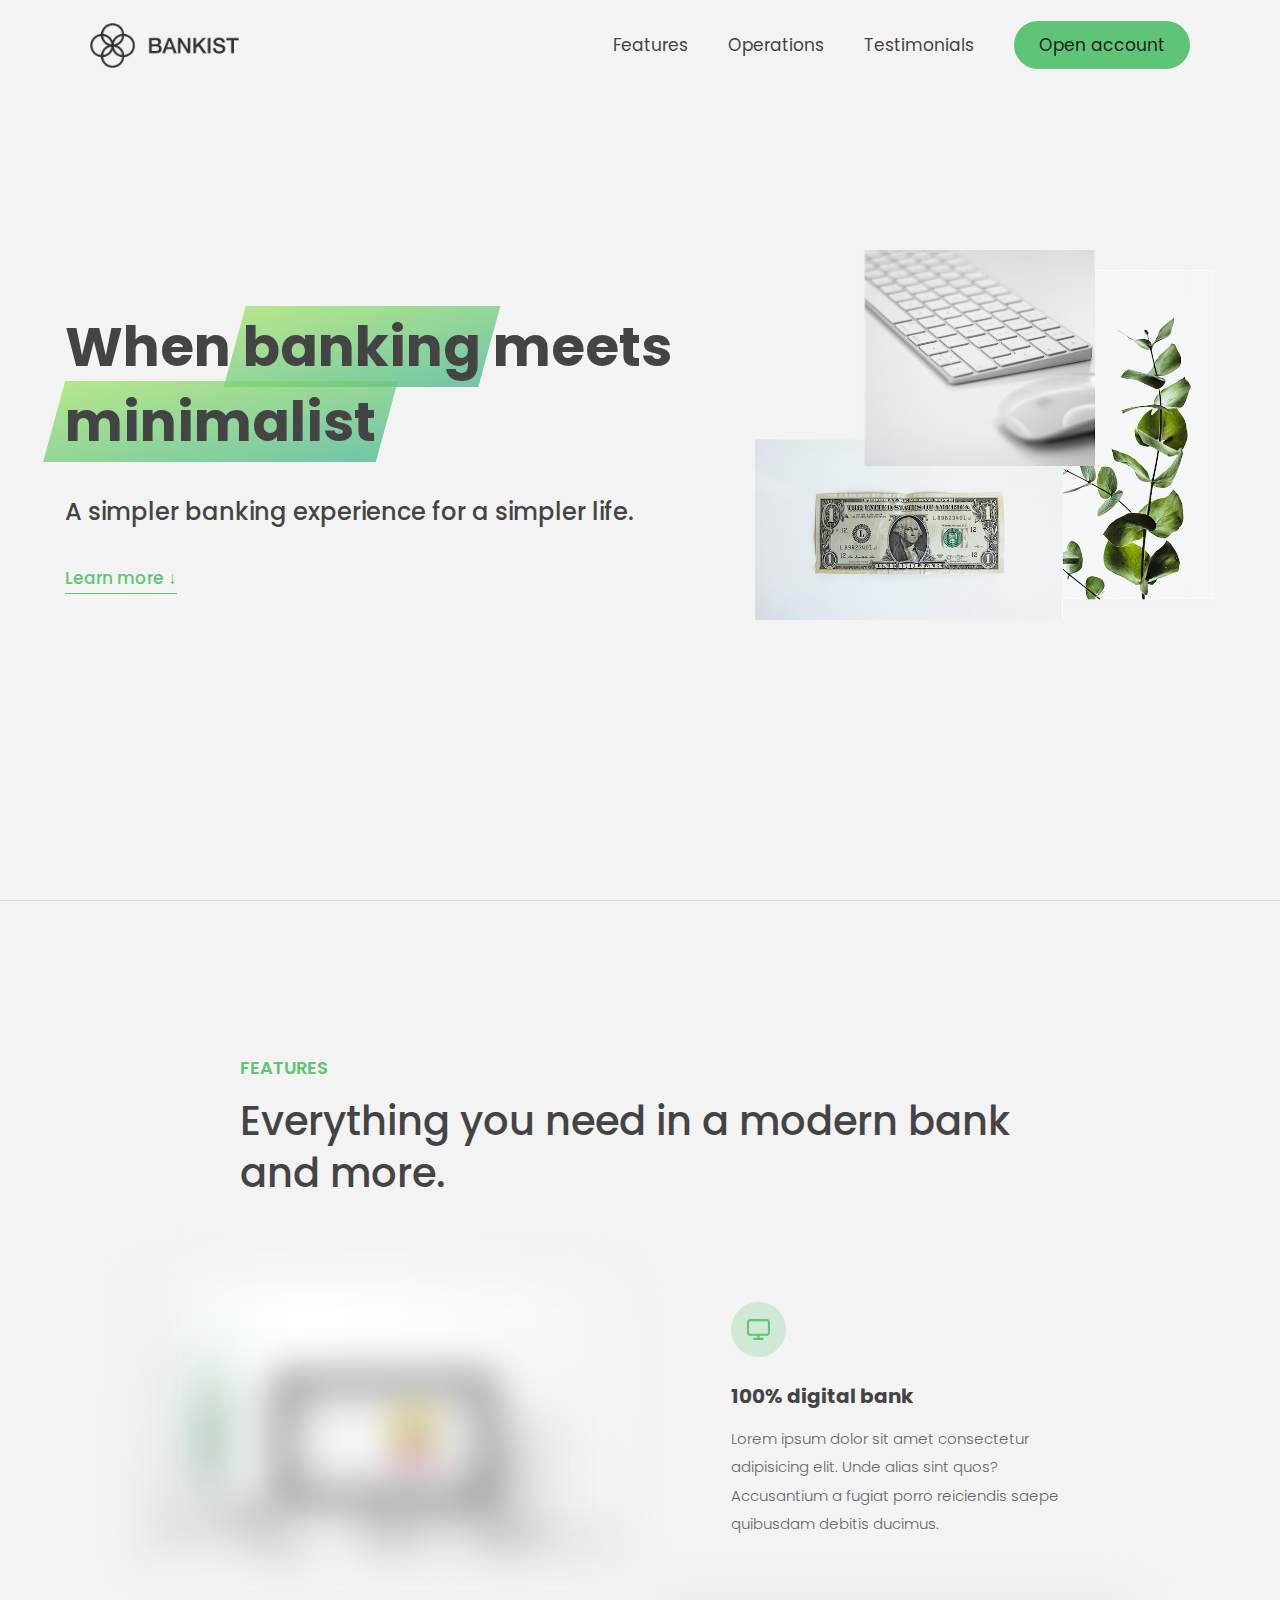
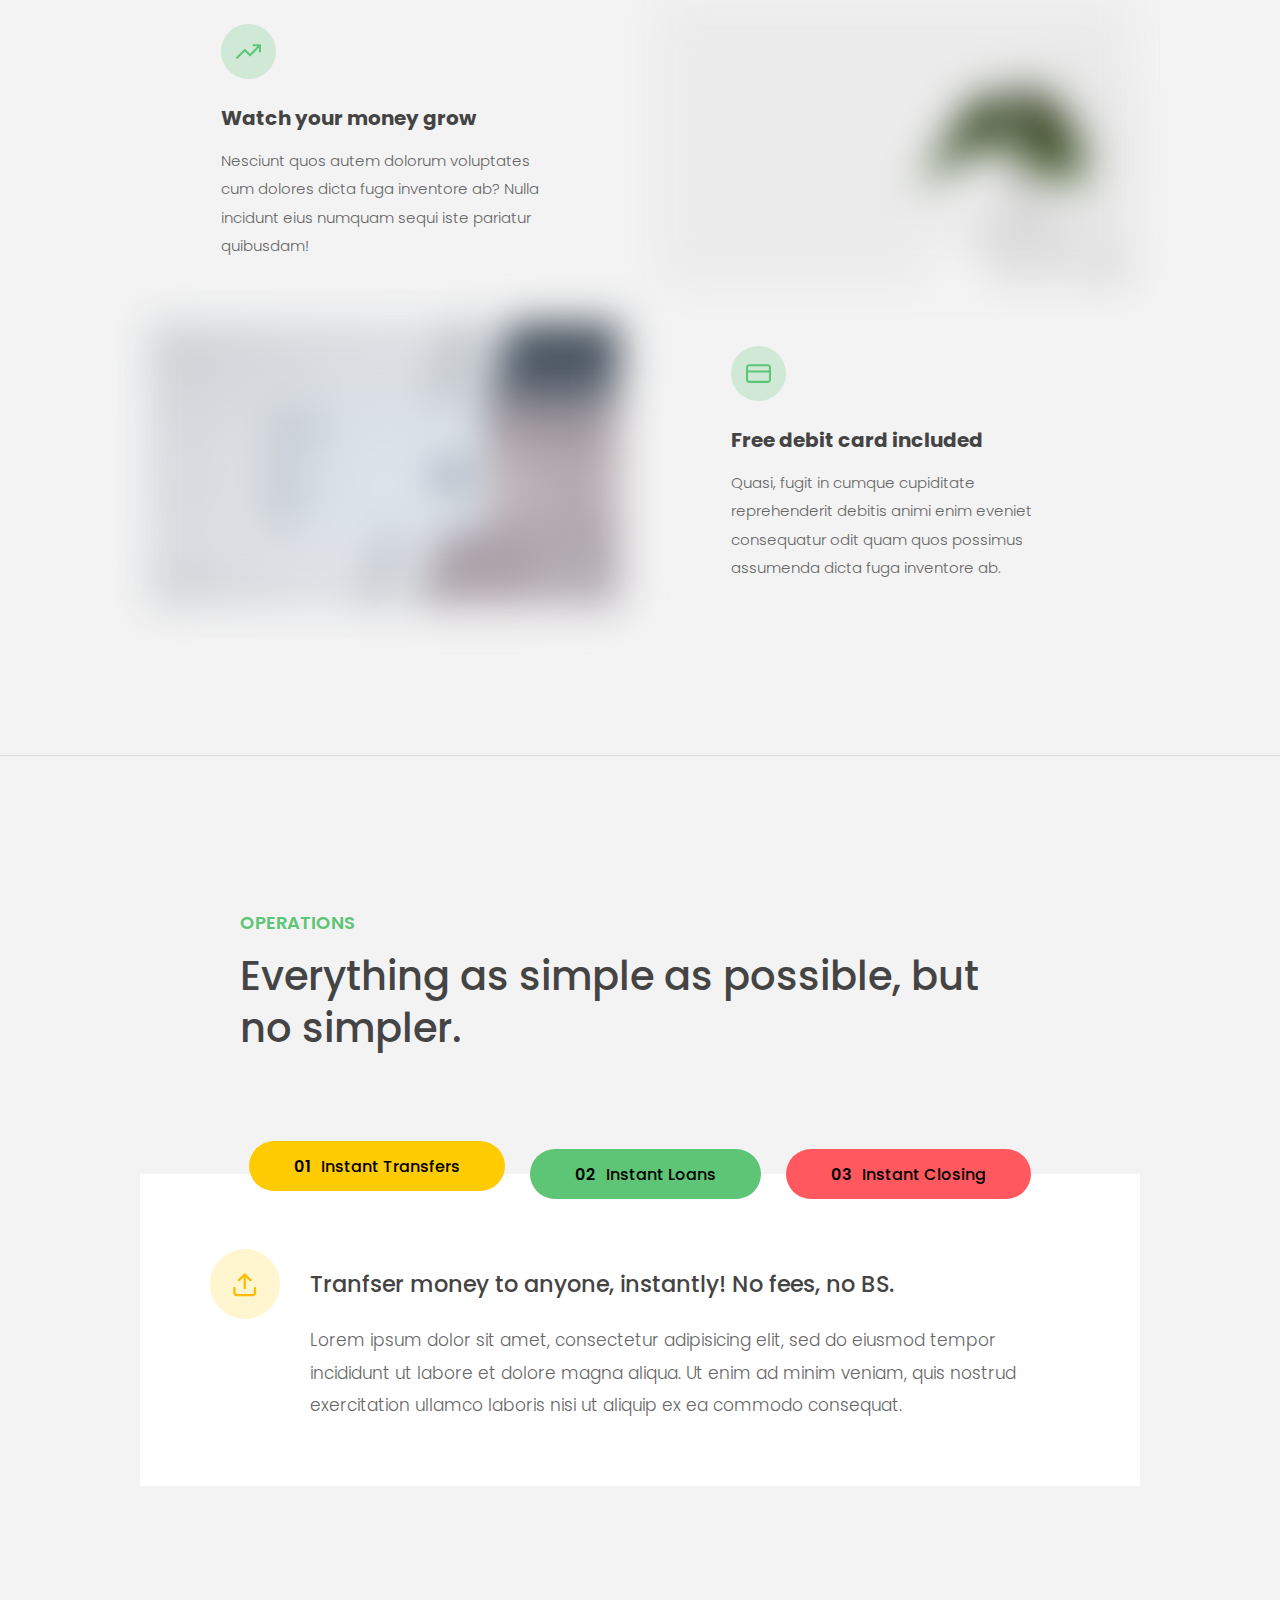
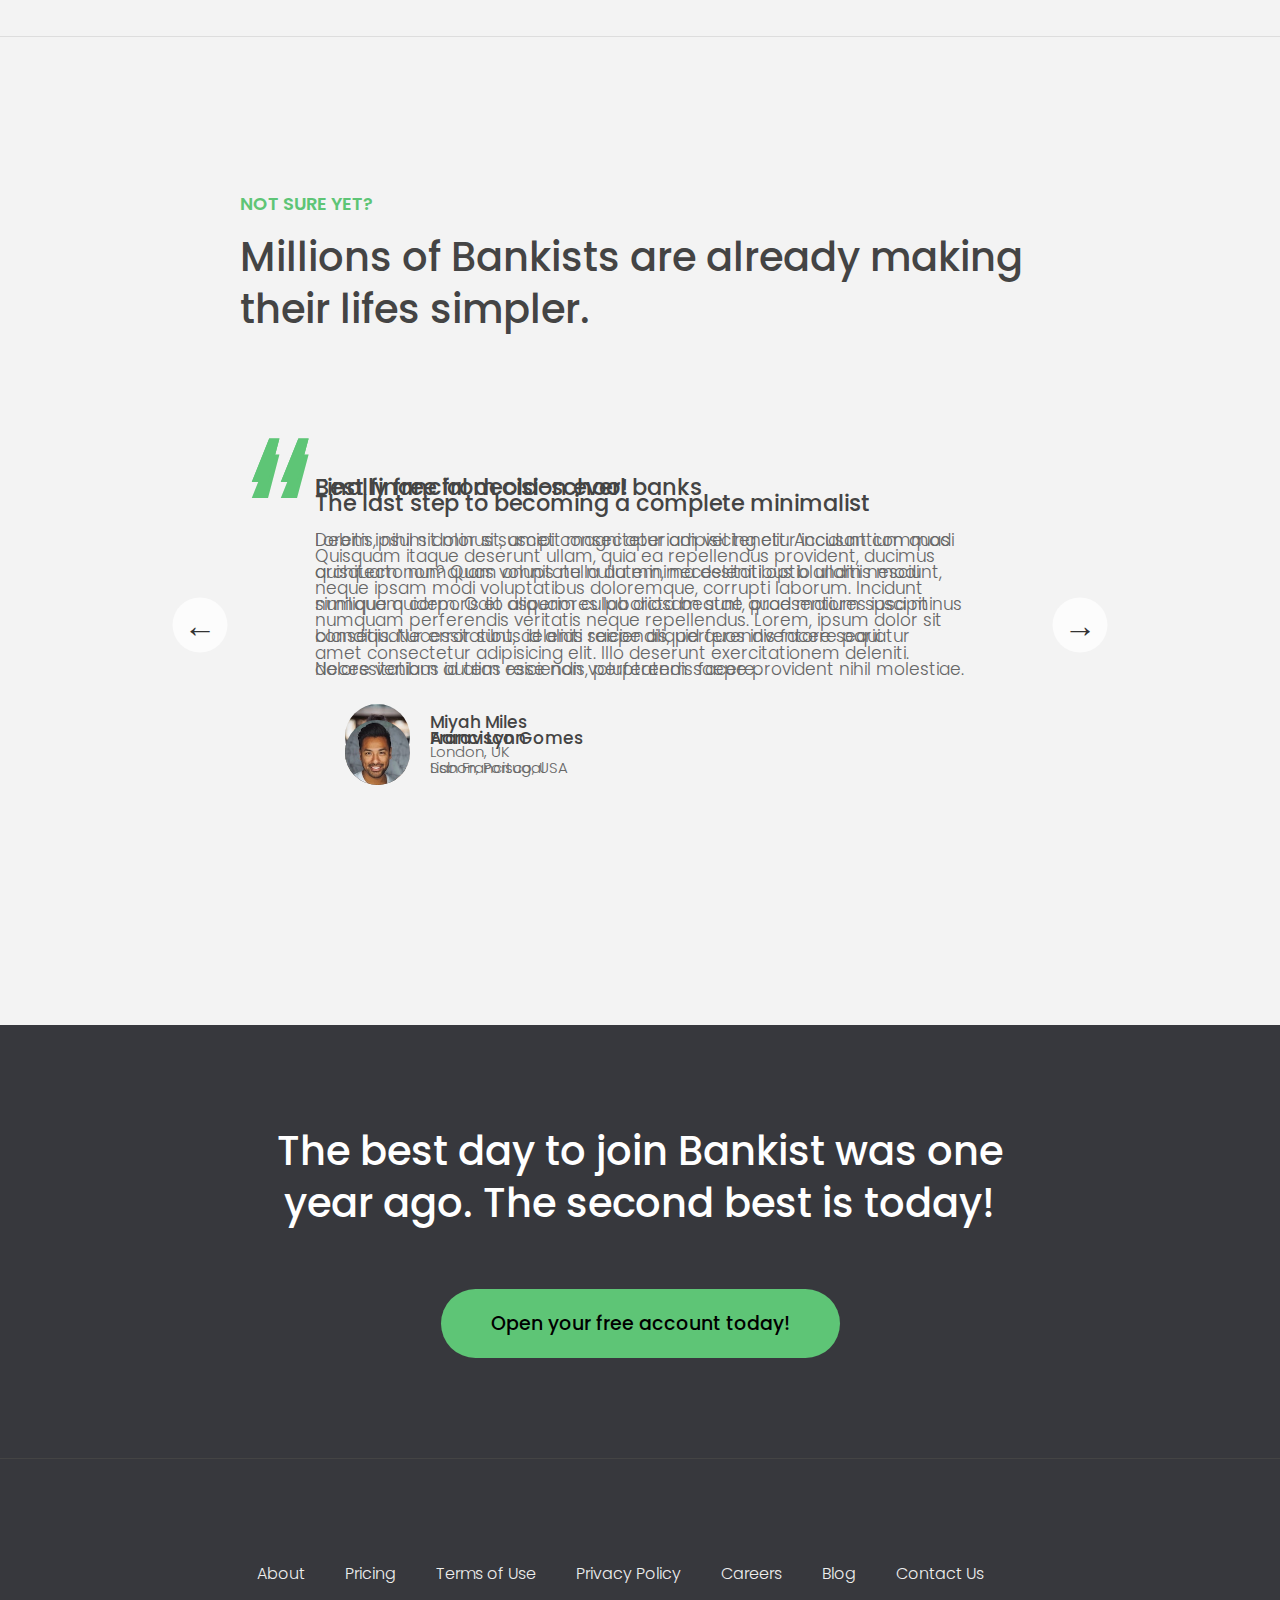
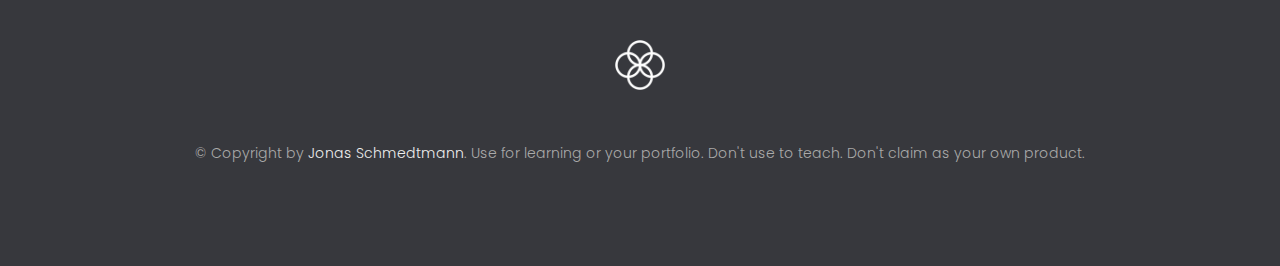
<file: bankist/index.html>
<!DOCTYPE html>
<html lang="en">
  <head>
    <meta charset="UTF-8" />
    <meta name="viewport" content="width=device-width, initial-scale=1.0" />
    <meta http-equiv="X-UA-Compatible" content="ie=edge" />
    <link rel="shortcut icon" type="image/png" href="img/icon.png" />

    <link
      href="https://fonts.googleapis.com/css?family=Poppins:300,400,500,600&display=swap"
      rel="stylesheet"
    />
    <link rel="stylesheet" href="style.css" />
    <title>Bankist | When Banking meets Minimalist</title>
  </head>
  <body>
    <header class="header">
      <nav class="nav">
        <img
          src="img/logo.png"
          alt="Bankist logo"
          class="nav__logo"
          id="logo"
          designer="Jonas"
          data-version-number="3.0"
        />
        <ul class="nav__links">
          <li class="nav__item">
            <a class="nav__link" href="#section--1">Features</a>
          </li>
          <li class="nav__item">
            <a class="nav__link" href="#section--2">Operations</a>
          </li>
          <li class="nav__item">
            <a class="nav__link" href="#section--3">Testimonials</a>
          </li>
          <li class="nav__item">
            <a class="nav__link nav__link--btn btn--show-modal" href="#"
              >Open account</a
            >
          </li>
        </ul>
      </nav>

      <div class="header__title">
        <h1>
          When
          <!-- Green highlight effect -->
          <span class="highlight">banking</span>
          meets<br />
          <span class="highlight">minimalist</span>
        </h1>
        <h4>A simpler banking experience for a simpler life.</h4>
        <button class="btn--text btn--scroll-to">Learn more &DownArrow;</button>
        <img
          src="img/hero.png"
          class="header__img"
          alt="Minimalist bank items"
        />
      </div>
    </header>

    <section class="section" id="section--1">
      <div class="section__title">
        <h2 class="section__description">Features</h2>
        <h3 class="section__header">
          Everything you need in a modern bank and more.
        </h3>
      </div>

      <div class="features">
        <img
          src="img/digital-lazy.jpg"
          data-src="img/digital.jpg"
          alt="Computer"
          class="features__img lazy-img"
        />
        <div class="features__feature">
          <div class="features__icon">
            <svg>
              <use xlink:href="img/icons.svg#icon-monitor"></use>
            </svg>
          </div>
          <h5 class="features__header">100% digital bank</h5>
          <p>
            Lorem ipsum dolor sit amet consectetur adipisicing elit. Unde alias
            sint quos? Accusantium a fugiat porro reiciendis saepe quibusdam
            debitis ducimus.
          </p>
        </div>

        <div class="features__feature">
          <div class="features__icon">
            <svg>
              <use xlink:href="img/icons.svg#icon-trending-up"></use>
            </svg>
          </div>
          <h5 class="features__header">Watch your money grow</h5>
          <p>
            Nesciunt quos autem dolorum voluptates cum dolores dicta fuga
            inventore ab? Nulla incidunt eius numquam sequi iste pariatur
            quibusdam!
          </p>
        </div>
        <img
          src="img/grow-lazy.jpg"
          data-src="img/grow.jpg"
          alt="Plant"
          class="features__img lazy-img"
        />

        <img
          src="img/card-lazy.jpg"
          data-src="img/card.jpg"
          alt="Credit card"
          class="features__img lazy-img"
        />
        <div class="features__feature">
          <div class="features__icon">
            <svg>
              <use xlink:href="img/icons.svg#icon-credit-card"></use>
            </svg>
          </div>
          <h5 class="features__header">Free debit card included</h5>
          <p>
            Quasi, fugit in cumque cupiditate reprehenderit debitis animi enim
            eveniet consequatur odit quam quos possimus assumenda dicta fuga
            inventore ab.
          </p>
        </div>
      </div>
    </section>

    <section class="section" id="section--2">
      <div class="section__title">
        <h2 class="section__description">Operations</h2>
        <h3 class="section__header">
          Everything as simple as possible, but no simpler.
        </h3>
      </div>

      <div class="operations">
        <div class="operations__tab-container">
          <button
            class="btn operations__tab operations__tab--1 operations__tab--active"
            data-tab="1"
          >
            <span>01</span>Instant Transfers
          </button>
          <button class="btn operations__tab operations__tab--2" data-tab="2">
            <span>02</span>Instant Loans
          </button>
          <button class="btn operations__tab operations__tab--3" data-tab="3">
            <span>03</span>Instant Closing
          </button>
        </div>
        <div
          class="operations__content operations__content--1 operations__content--active"
        >
          <div class="operations__icon operations__icon--1">
            <svg>
              <use xlink:href="img/icons.svg#icon-upload"></use>
            </svg>
          </div>
          <h5 class="operations__header">
            Tranfser money to anyone, instantly! No fees, no BS.
          </h5>
          <p>
            Lorem ipsum dolor sit amet, consectetur adipisicing elit, sed do
            eiusmod tempor incididunt ut labore et dolore magna aliqua. Ut enim
            ad minim veniam, quis nostrud exercitation ullamco laboris nisi ut
            aliquip ex ea commodo consequat.
          </p>
        </div>

        <div class="operations__content operations__content--2">
          <div class="operations__icon operations__icon--2">
            <svg>
              <use xlink:href="img/icons.svg#icon-home"></use>
            </svg>
          </div>
          <h5 class="operations__header">
            Buy a home or make your dreams come true, with instant loans.
          </h5>
          <p>
            Duis aute irure dolor in reprehenderit in voluptate velit esse
            cillum dolore eu fugiat nulla pariatur. Excepteur sint occaecat
            cupidatat non proident, sunt in culpa qui officia deserunt mollit
            anim id est laborum.
          </p>
        </div>
        <div class="operations__content operations__content--3">
          <div class="operations__icon operations__icon--3">
            <svg>
              <use xlink:href="img/icons.svg#icon-user-x"></use>
            </svg>
          </div>
          <h5 class="operations__header">
            No longer need your account? No problem! Close it instantly.
          </h5>
          <p>
            Excepteur sint occaecat cupidatat non proident, sunt in culpa qui
            officia deserunt mollit anim id est laborum. Ut enim ad minim
            veniam, quis nostrud exercitation ullamco laboris nisi ut aliquip ex
            ea commodo consequat.
          </p>
        </div>
      </div>
    </section>

    <section class="section" id="section--3">
      <div class="section__title section__title--testimonials">
        <h2 class="section__description">Not sure yet?</h2>
        <h3 class="section__header">
          Millions of Bankists are already making their lifes simpler.
        </h3>
      </div>

      <div class="slider">
        <div class="slide slide--1">
          <div class="testimonial">
            <h5 class="testimonial__header">Best financial decision ever!</h5>
            <blockquote class="testimonial__text">
              Lorem ipsum dolor sit, amet consectetur adipisicing elit.
              Accusantium quas quisquam non? Quas voluptate nulla minima
              deleniti optio ullam nesciunt, numquam corporis et asperiores
              laboriosam sunt, praesentium suscipit blanditiis. Necessitatibus
              id alias reiciendis, perferendis facere pariatur dolore veniam
              autem esse non voluptatem saepe provident nihil molestiae.
            </blockquote>
            <address class="testimonial__author">
              <img src="img/user-1.jpg" alt="" class="testimonial__photo" />
              <h6 class="testimonial__name">Aarav Lynn</h6>
              <p class="testimonial__location">San Francisco, USA</p>
            </address>
          </div>
        </div>

        <div class="slide slide--2">
          <div class="testimonial">
            <h5 class="testimonial__header">
              The last step to becoming a complete minimalist
            </h5>
            <blockquote class="testimonial__text">
              Quisquam itaque deserunt ullam, quia ea repellendus provident,
              ducimus neque ipsam modi voluptatibus doloremque, corrupti
              laborum. Incidunt numquam perferendis veritatis neque repellendus.
              Lorem, ipsum dolor sit amet consectetur adipisicing elit. Illo
              deserunt exercitationem deleniti.
            </blockquote>
            <address class="testimonial__author">
              <img src="img/user-2.jpg" alt="" class="testimonial__photo" />
              <h6 class="testimonial__name">Miyah Miles</h6>
              <p class="testimonial__location">London, UK</p>
            </address>
          </div>
        </div>

        <div class="slide slide--3">
          <div class="testimonial">
            <h5 class="testimonial__header">
              Finally free from old-school banks
            </h5>
            <blockquote class="testimonial__text">
              Debitis, nihil sit minus suscipit magni aperiam vel tenetur
              incidunt commodi architecto numquam omnis nulla autem,
              necessitatibus blanditiis modi similique quidem. Odio aliquam
              culpa dicta beatae quod maiores ipsa minus consequatur error sunt,
              deleniti saepe aliquid quos inventore sequi. Necessitatibus id
              alias reiciendis, perferendis facere.
            </blockquote>
            <address class="testimonial__author">
              <img src="img/user-3.jpg" alt="" class="testimonial__photo" />
              <h6 class="testimonial__name">Francisco Gomes</h6>
              <p class="testimonial__location">Lisbon, Portugal</p>
            </address>
          </div>
        </div>

        <!-- <div class="slide"><img src="img/img-1.jpg" alt="Photo 1" /></div>
        <div class="slide"><img src="img/img-2.jpg" alt="Photo 2" /></div>
        <div class="slide"><img src="img/img-3.jpg" alt="Photo 3" /></div>
        <div class="slide"><img src="img/img-4.jpg" alt="Photo 4" /></div> -->
        <button class="slider__btn slider__btn--left">&larr;</button>
        <button class="slider__btn slider__btn--right">&rarr;</button>
        <div class="dots"></div>
      </div>
    </section>

    <section class="section section--sign-up">
      <div class="section__title">
        <h3 class="section__header">
          The best day to join Bankist was one year ago. The second best is
          today!
        </h3>
      </div>
      <button class="btn btn--show-modal">Open your free account today!</button>
    </section>

    <footer class="footer">
      <ul class="footer__nav">
        <li class="footer__item">
          <a class="footer__link" href="#">About</a>
        </li>
        <li class="footer__item">
          <a class="footer__link" href="#">Pricing</a>
        </li>
        <li class="footer__item">
          <a class="footer__link" href="#">Terms of Use</a>
        </li>
        <li class="footer__item">
          <a class="footer__link" href="#">Privacy Policy</a>
        </li>
        <li class="footer__item">
          <a class="footer__link" href="#">Careers</a>
        </li>
        <li class="footer__item">
          <a class="footer__link" href="#">Blog</a>
        </li>
        <li class="footer__item">
          <a class="footer__link" href="#">Contact Us</a>
        </li>
      </ul>
      <img src="img/icon.png" alt="Logo" class="footer__logo" />
      <p class="footer__copyright">
        &copy; Copyright by
        <a
          class="footer__link twitter-link"
          target="_blank"
          href="https://twitter.com/jonasschmedtman"
          >Jonas Schmedtmann</a
        >. Use for learning or your portfolio. Don't use to teach. Don't claim
        as your own product.
      </p>
    </footer>

    <div class="modal hidden">
      <button class="btn--close-modal">&times;</button>
      <h2 class="modal__header">
        Open your bank account <br />
        in just <span class="highlight">5 minutes</span>
      </h2>
      <form class="modal__form">
        <label>First Name</label>
        <input type="text" />
        <label>Last Name</label>
        <input type="text" />
        <label>Email Address</label>
        <input type="email" />
        <button class="btn">Next step &rarr;</button>
      </form>
    </div>
    <div class="overlay hidden"></div>

    <script src="script.js"></script>
  </body>
</html>
</file>
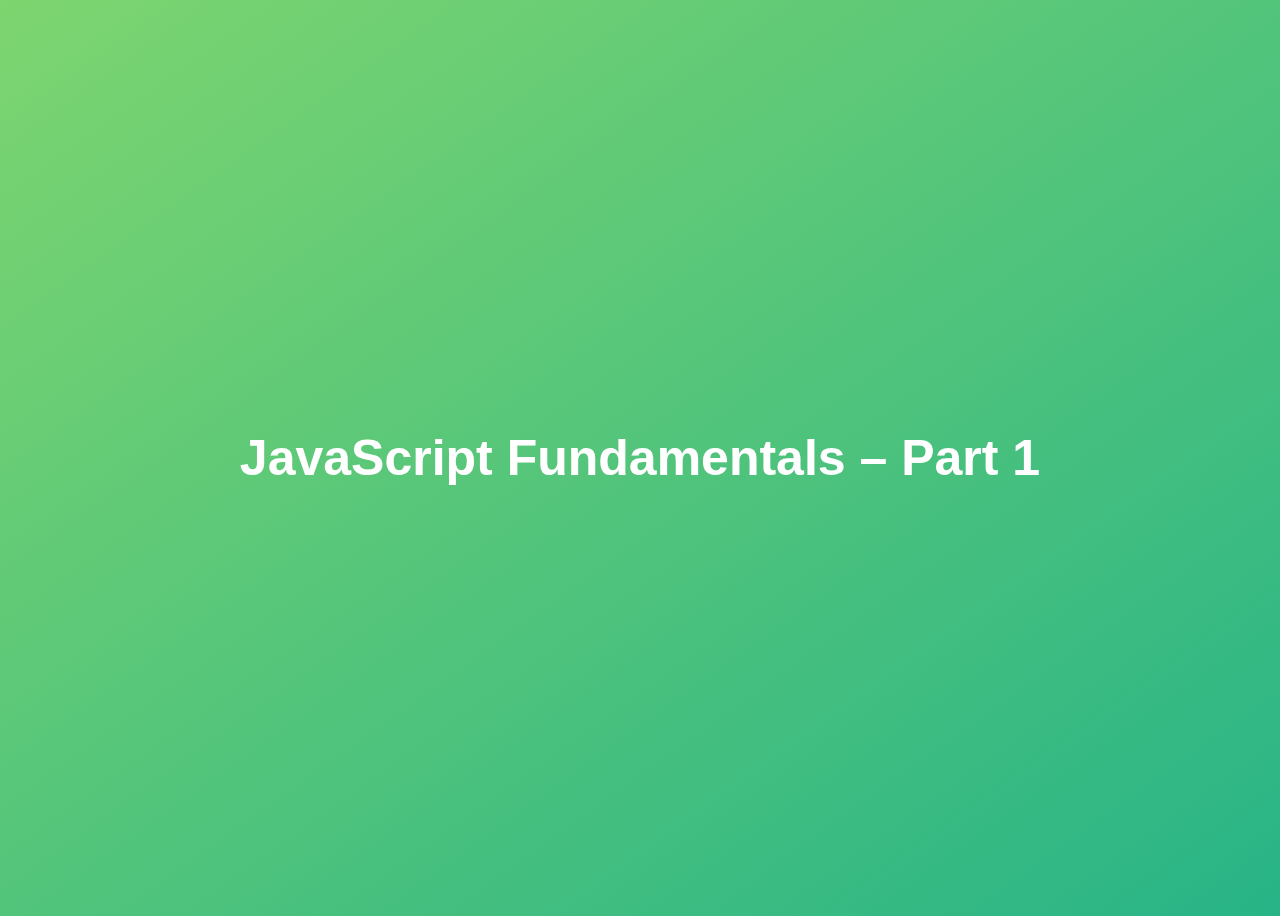
<file: code_samples/01-Fundamentals-Part-1/final/index.html>
<!DOCTYPE html>
<html lang="en">
  <head>
    <meta charset="UTF-8" />
    <meta name="viewport" content="width=device-width, initial-scale=1.0" />
    <meta http-equiv="X-UA-Compatible" content="ie=edge" />
    <title>JavaScript Fundamentals – Part 1</title>
    <style>
      body {
        height: 100vh;
        display: flex;
        align-items: center;
        background: linear-gradient(to top left, #28b487, #7dd56f);
      }
      h1 {
        font-family: sans-serif;
        font-size: 50px;
        line-height: 1.3;
        width: 100%;
        padding: 30px;
        text-align: center;
        color: white;
      }
    </style>
  </head>
  <body>
    <h1>JavaScript Fundamentals – Part 1</h1>

    <script src="script.js"></script>
  </body>
</html>
</file>
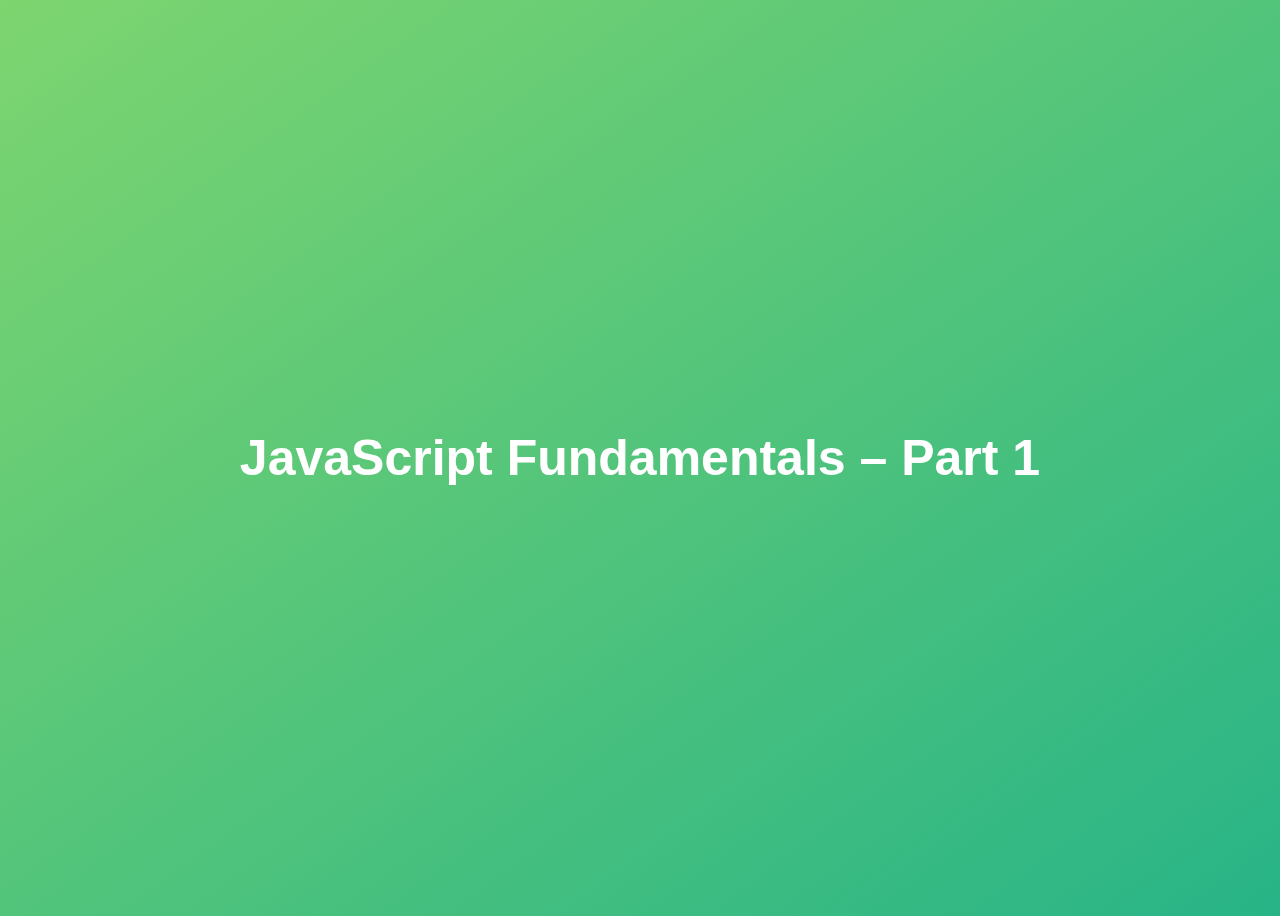
<file: code_samples/01-Fundamentals-Part-1/starter/index.html>
<!DOCTYPE html>
<html lang="en">
  <head>
    <meta charset="UTF-8" />
    <meta name="viewport" content="width=device-width, initial-scale=1.0" />
    <meta http-equiv="X-UA-Compatible" content="ie=edge" />
    <title>JavaScript Fundamentals – Part 1</title>
    <style>
      body {
        height: 100vh;
        display: flex;
        align-items: center;
        background: linear-gradient(to top left, #28b487, #7dd56f);
      }
      h1 {
        font-family: sans-serif;
        font-size: 50px;
        line-height: 1.3;
        width: 100%;
        padding: 30px;
        text-align: center;
        color: white;
      }
    </style>
  </head>
  <body>
    <h1>JavaScript Fundamentals – Part 1</h1>
  </body>
</html>
</file>
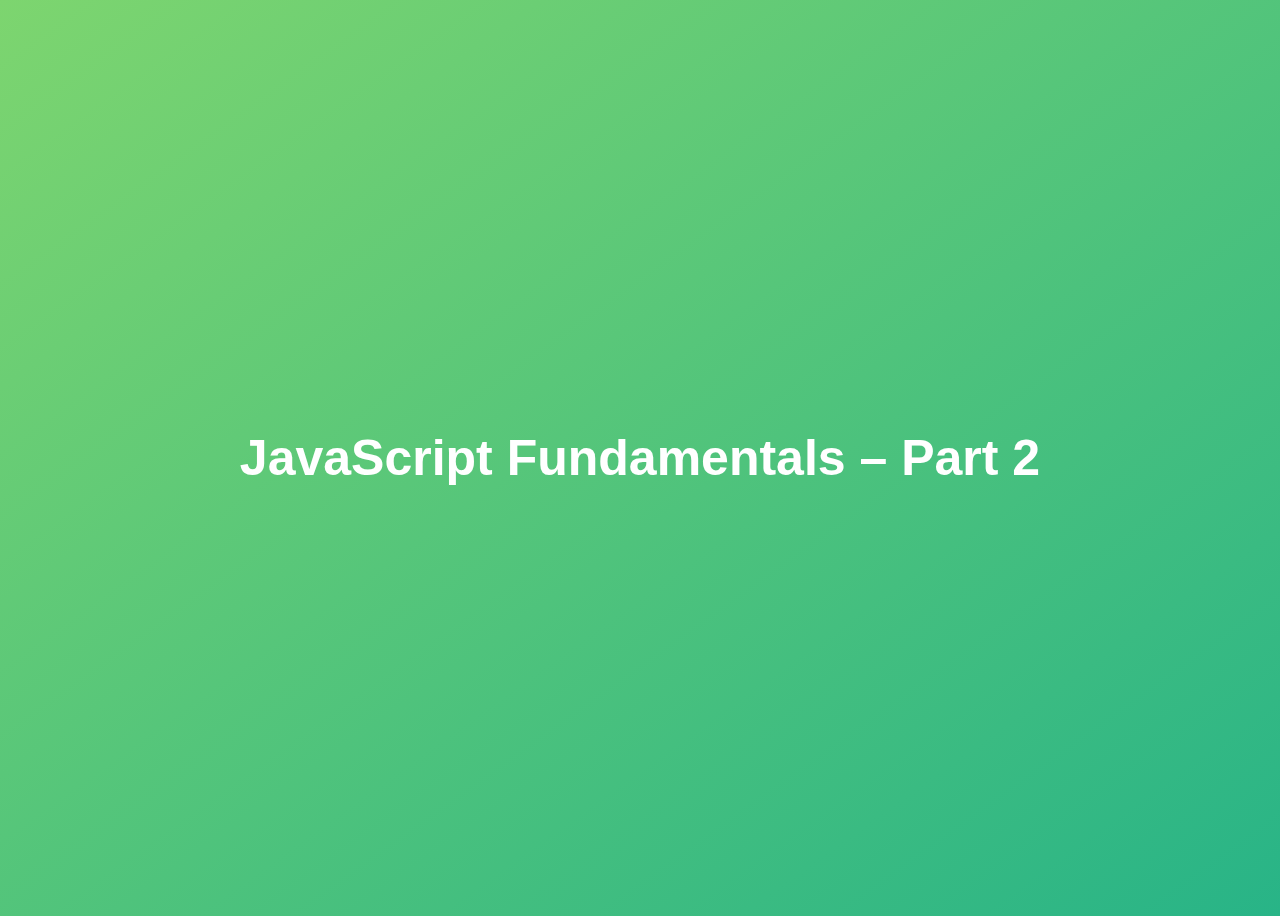
<file: code_samples/02-Fundamentals-Part-2/final/index.html>
<!DOCTYPE html>
<html lang="en">
  <head>
    <meta charset="UTF-8" />
    <meta name="viewport" content="width=device-width, initial-scale=1.0" />
    <meta http-equiv="X-UA-Compatible" content="ie=edge" />
    <title>JavaScript Fundamentals – Part 2</title>
    <style>
      body {
        height: 100vh;
        display: flex;
        align-items: center;
        background: linear-gradient(to top left, #28b487, #7dd56f);
      }
      h1 {
        font-family: sans-serif;
        font-size: 50px;
        line-height: 1.3;
        width: 100%;
        padding: 30px;
        text-align: center;
        color: white;
      }
    </style>
  </head>
  <body>
    <h1>JavaScript Fundamentals – Part 2</h1>
    <script src="script.js"></script>
  </body>
</html>
</file>
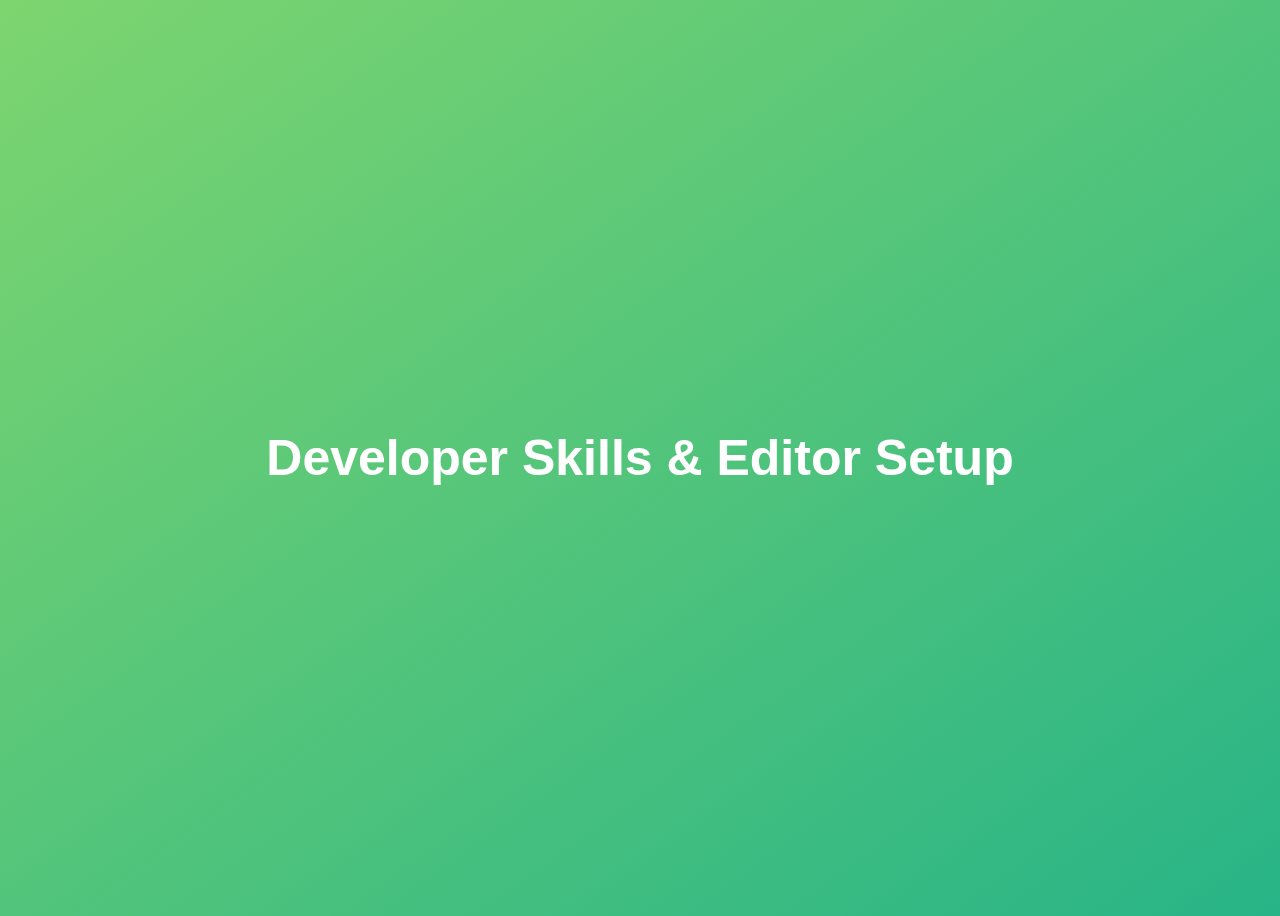
<file: code_samples/03-Developer-Skills/final/index.html>
<!DOCTYPE html>
<html lang="en">
  <head>
    <meta charset="UTF-8" />
    <meta name="viewport" content="width=device-width, initial-scale=1.0" />
    <meta http-equiv="X-UA-Compatible" content="ie=edge" />
    <title>Developer Skills & Editor Setup</title>
    <style>
      body {
        height: 100vh;
        display: flex;
        align-items: center;
        background: linear-gradient(to top left, #28b487, #7dd56f);
      }
      h1 {
        font-family: sans-serif;
        font-size: 50px;
        line-height: 1.3;
        width: 100%;
        padding: 30px;
        text-align: center;
        color: white;
      }
    </style>
  </head>
  <body>
    <h1>Developer Skills & Editor Setup</h1>
    <script src="script.js"></script>
  </body>
</html>
</file>
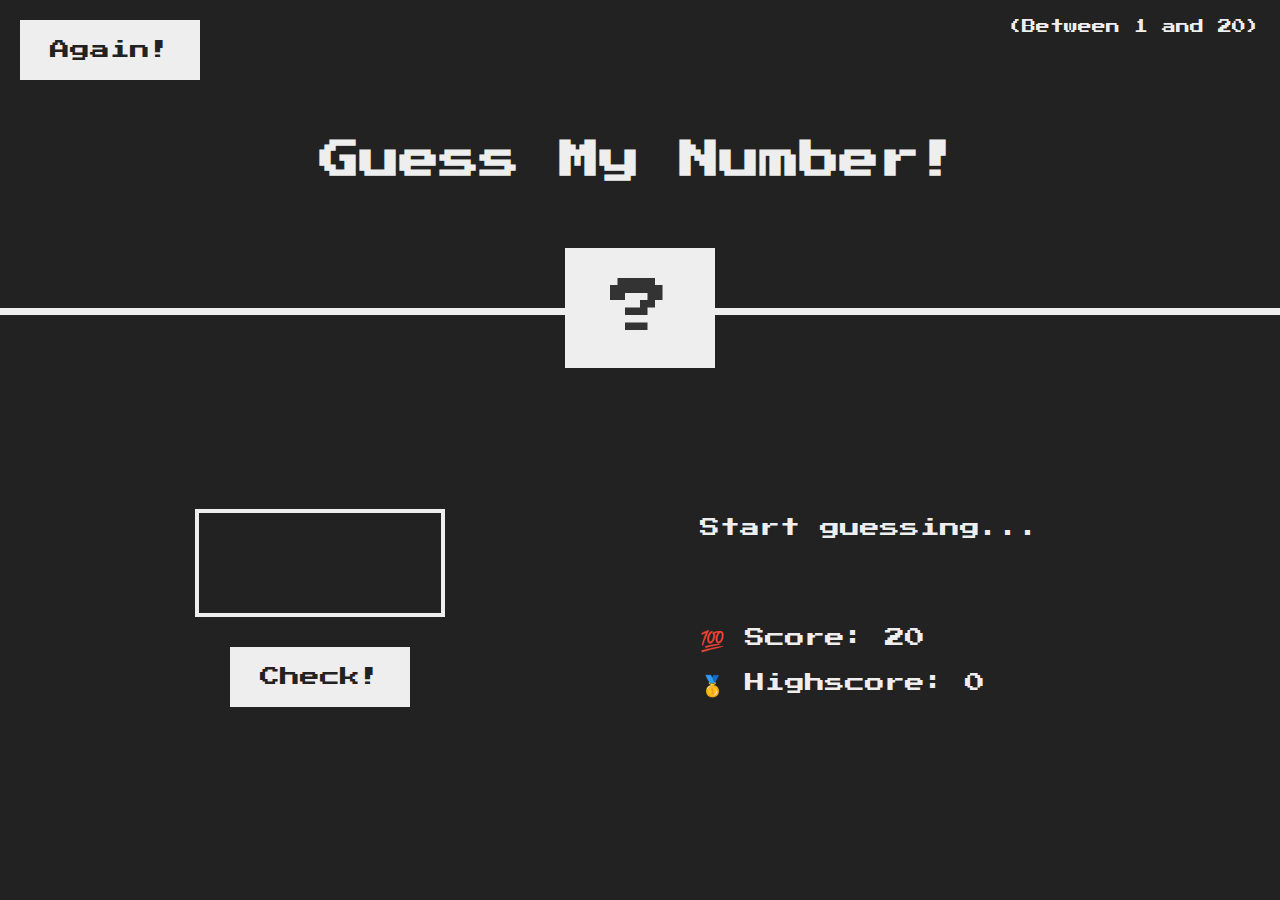
<file: code_samples/05-Guess-My-Number/final/index.html>
<!DOCTYPE html>
<html lang="en">
  <head>
    <meta charset="UTF-8" />
    <meta name="viewport" content="width=device-width, initial-scale=1.0" />
    <meta http-equiv="X-UA-Compatible" content="ie=edge" />
    <link rel="stylesheet" href="style.css" />
    <title>Guess My Number!</title>
  </head>
  <body>
    <header>
      <h1>Guess My Number!</h1>
      <p class="between">(Between 1 and 20)</p>
      <button class="btn again">Again!</button>
      <div class="number">?</div>
    </header>
    <main>
      <section class="left">
        <input type="number" class="guess" />
        <button class="btn check">Check!</button>
      </section>
      <section class="right">
        <p class="message">Start guessing...</p>
        <p class="label-score">💯 Score: <span class="score">20</span></p>
        <p class="label-highscore">
          🥇 Highscore: <span class="highscore">0</span>
        </p>
      </section>
    </main>
    <script src="script.js"></script>
  </body>
</html>
</file>
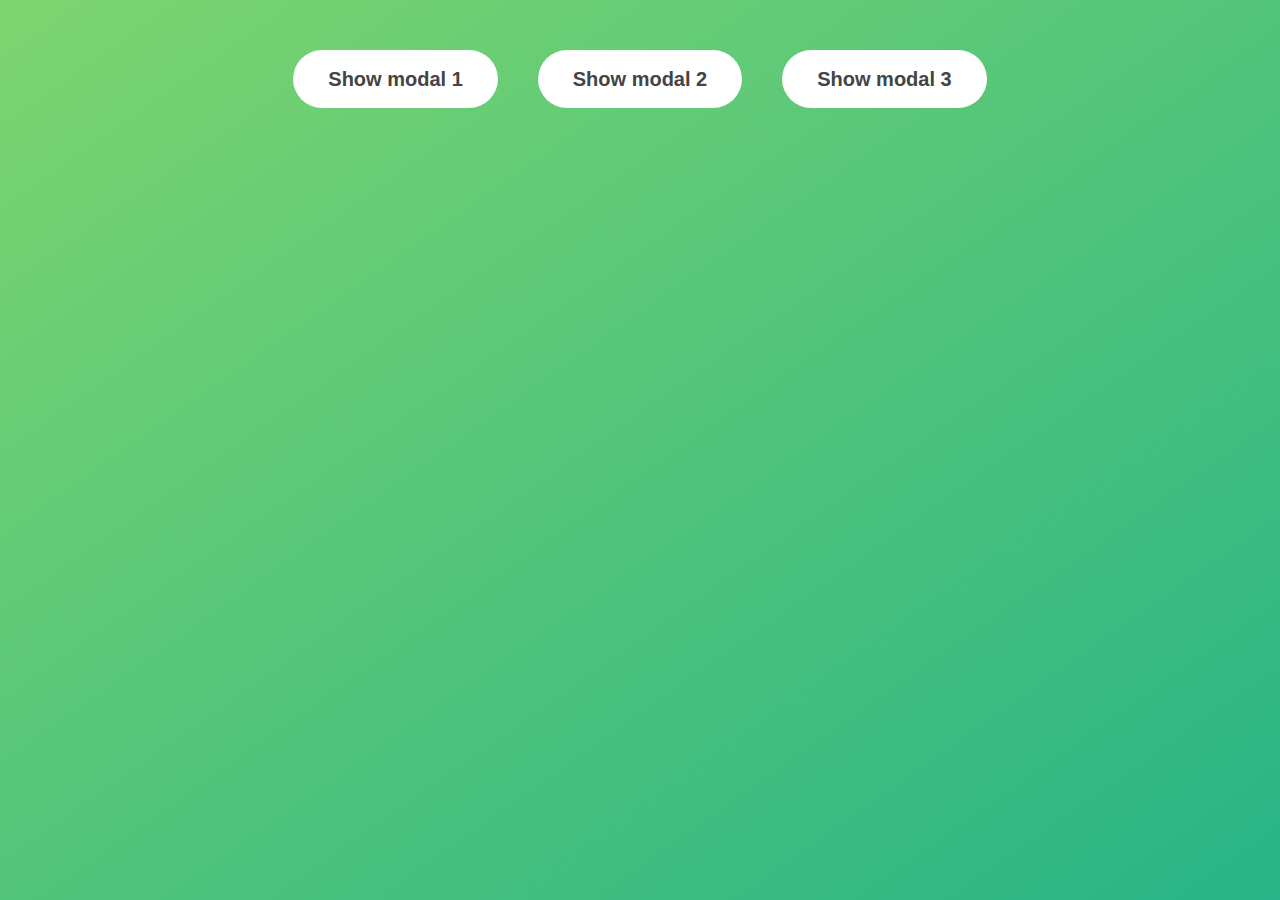
<file: code_samples/06-Modal/final/index.html>
<!DOCTYPE html>
<html lang="en">
  <head>
    <meta charset="UTF-8" />
    <meta name="viewport" content="width=device-width, initial-scale=1.0" />
    <meta http-equiv="X-UA-Compatible" content="ie=edge" />
    <link rel="stylesheet" href="style.css" />
    <title>Modal window</title>
  </head>
  <body>
    <button class="show-modal">Show modal 1</button>
    <button class="show-modal">Show modal 2</button>
    <button class="show-modal">Show modal 3</button>

    <div class="modal hidden">
      <button class="close-modal">&times;</button>
      <h1>I'm a modal window 😍</h1>
      <p>
        Lorem ipsum dolor sit amet, consectetur adipisicing elit, sed do eiusmod
        tempor incididunt ut labore et dolore magna aliqua. Ut enim ad minim
        veniam, quis nostrud exercitation ullamco laboris nisi ut aliquip ex ea
        commodo consequat. Duis aute irure dolor in reprehenderit in voluptate
        velit esse cillum dolore eu fugiat nulla pariatur. Excepteur sint
        occaecat cupidatat non proident, sunt in culpa qui officia deserunt
        mollit anim id est laborum.
      </p>
    </div>
    <div class="overlay hidden"></div>

    <script src="script.js"></script>
  </body>
</html>
</file>
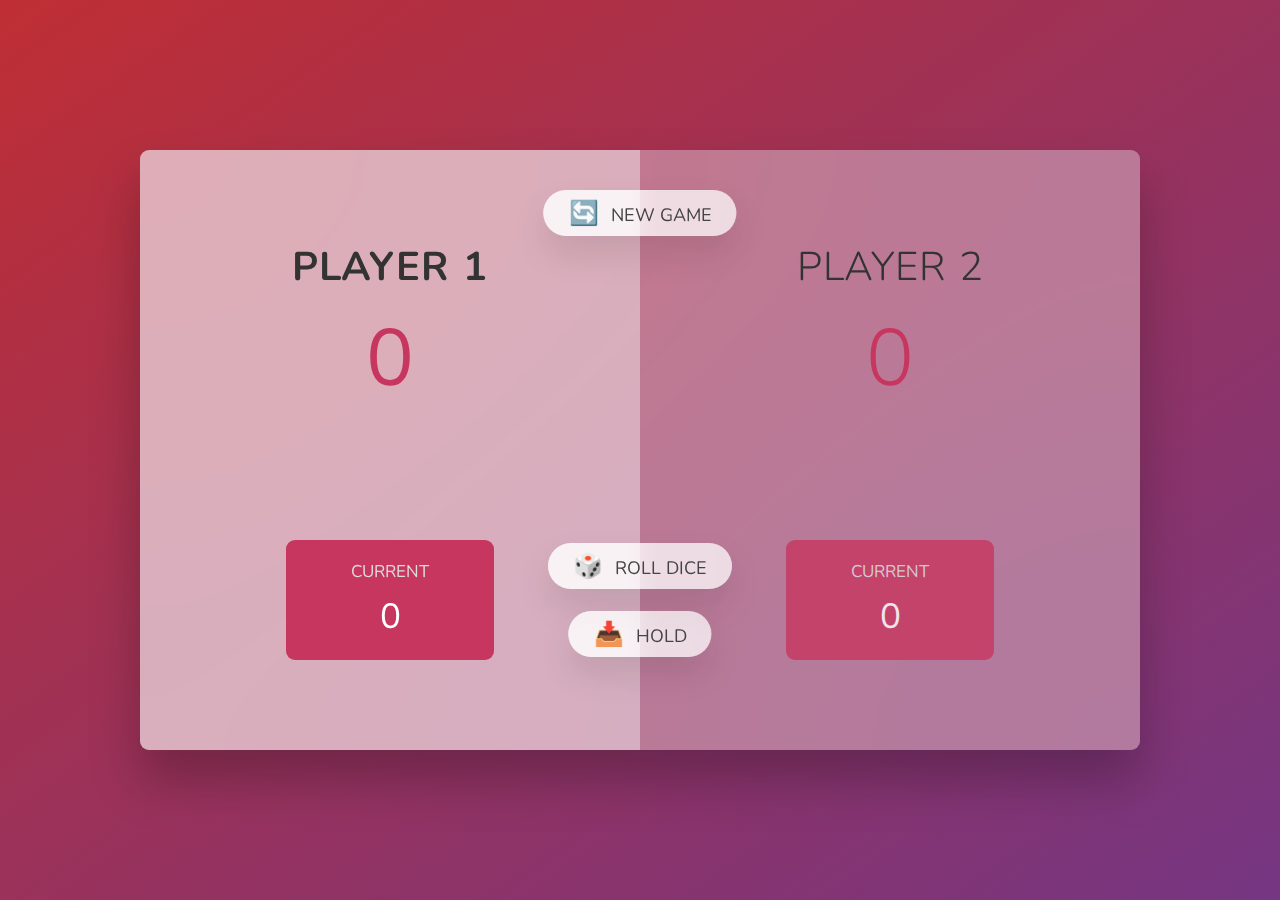
<file: code_samples/07-Pig-Game/final/index.html>
<!DOCTYPE html>
<html lang="en">
  <head>
    <meta charset="UTF-8" />
    <meta name="viewport" content="width=device-width, initial-scale=1.0" />
    <meta http-equiv="X-UA-Compatible" content="ie=edge" />
    <link rel="stylesheet" href="style.css" />
    <title>Pig Game</title>
  </head>
  <body>
    <main>
      <section class="player player--0 player--active">
        <h2 class="name" id="name--0">Player 1</h2>
        <p class="score" id="score--0">43</p>
        <div class="current">
          <p class="current-label">Current</p>
          <p class="current-score" id="current--0">0</p>
        </div>
      </section>
      <section class="player player--1">
        <h2 class="name" id="name--1">Player 2</h2>
        <p class="score" id="score--1">24</p>
        <div class="current">
          <p class="current-label">Current</p>
          <p class="current-score" id="current--1">0</p>
        </div>
      </section>

      <img src="dice-5.png" alt="Playing dice" class="dice" />
      <button class="btn btn--new">🔄 New game</button>
      <button class="btn btn--roll">🎲 Roll dice</button>
      <button class="btn btn--hold">📥 Hold</button>
    </main>
    <script src="script.js"></script>
  </body>
</html>
</file>
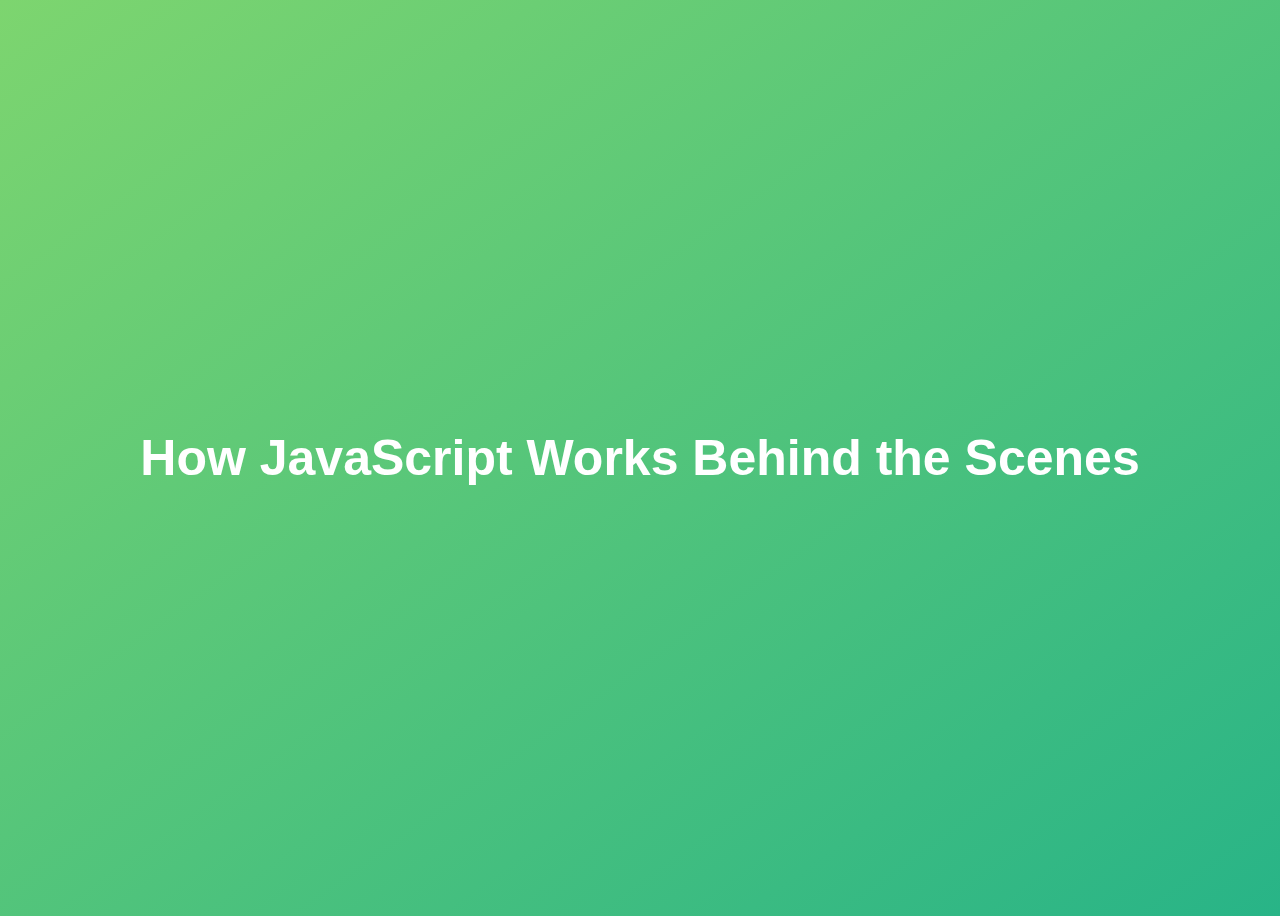
<file: code_samples/08-Behind-the-Scenes/final/index.html>
<!DOCTYPE html>
<html lang="en">
  <head>
    <meta charset="UTF-8" />
    <meta name="viewport" content="width=device-width, initial-scale=1.0" />
    <meta http-equiv="X-UA-Compatible" content="ie=edge" />
    <title>How JavaScript Works Behind the Scenes</title>
    <style>
      body {
        height: 100vh;
        display: flex;
        align-items: center;
        background: linear-gradient(to top left, #28b487, #7dd56f);
      }
      h1 {
        font-family: sans-serif;
        font-size: 50px;
        line-height: 1.3;
        width: 100%;
        padding: 30px;
        text-align: center;
        color: white;
      }
    </style>
  </head>
  <body>
    <h1>How JavaScript Works Behind the Scenes</h1>
    <script src="script.js"></script>
  </body>
</html>
</file>
<file: bankist/style.css>
/* The page is NOT responsive. You can implement responsiveness yourself if you wanna have some fun 😃 */

/*Document element*/
:root {
  --color-primary: #5ec576;
  --color-secondary: #ffcb03;
  --color-tertiary: #ff585f;
  --color-primary-darker: #4bbb7d;
  --color-secondary-darker: #ffbb00;
  --color-tertiary-darker: #fd424b;
  --color-primary-opacity: #5ec5763a;
  --color-secondary-opacity: #ffcd0331;
  --color-tertiary-opacity: #ff58602d;
  --gradient-primary: linear-gradient(to top left, #39b385, #9be15d);
  --gradient-secondary: linear-gradient(to top left, #ffb003, #ffcb03);
}

* {
  margin: 0;
  padding: 0;
  box-sizing: inherit;
}

html {
  font-size: 62.5%;
  box-sizing: border-box;
}

body {
  font-family: 'Poppins', sans-serif;
  font-weight: 300;
  color: #444;
  line-height: 1.9;
  background-color: #f3f3f3;
}

/* GENERAL ELEMENTS */
.section {
  padding: 15rem 3rem;
  border-top: 1px solid #ddd;

  transition: transform 1s, opacity 1s;
}

.section--hidden {
  opacity: 0;
  transform: translateY(8rem);
}

.section__title {
  max-width: 80rem;
  margin: 0 auto 8rem auto;
}

.section__description {
  font-size: 1.8rem;
  font-weight: 600;
  text-transform: uppercase;
  color: var(--color-primary);
  margin-bottom: 1rem;
}

.section__header {
  font-size: 4rem;
  line-height: 1.3;
  font-weight: 500;
}

.btn {
  display: inline-block;
  background-color: var(--color-primary);
  font-size: 1.6rem;
  font-family: inherit;
  font-weight: 500;
  border: none;
  padding: 1.25rem 4.5rem;
  border-radius: 10rem;
  cursor: pointer;
  transition: all 0.3s;
}

.btn:hover {
  background-color: var(--color-primary-darker);
}

.btn--text {
  display: inline-block;
  background: none;
  font-size: 1.7rem;
  font-family: inherit;
  font-weight: 500;
  color: var(--color-primary);
  border: none;
  border-bottom: 1px solid currentColor;
  padding-bottom: 2px;
  cursor: pointer;
  transition: all 0.3s;
}

p {
  color: #666;
}

/* This is BAD for accessibility! Don't do in the real world! */
button:focus {
  outline: none;
}

img {
  transition: filter 0.5s;
}

.lazy-img {
  filter: blur(20px);
}

/* NAVIGATION */
.nav {
  display: flex;
  justify-content: space-between;
  align-items: center;
  height: 9rem;
  width: 100%;
  padding: 0 6rem;
  z-index: 100;
}

/* nav and stickly class at the same time */
.nav.sticky {
  position: fixed;
  background-color: rgba(255, 255, 255, 0.95);
}

.nav__logo {
  height: 4.5rem;
  transition: all 0.3s;
}

.nav__links {
  display: flex;
  align-items: center;
  list-style: none;
}

.nav__item {
  margin-left: 4rem;
}

.nav__link:link,
.nav__link:visited {
  font-size: 1.7rem;
  font-weight: 400;
  color: inherit;
  text-decoration: none;
  display: block;
  transition: all 0.3s;
}

.nav__link--btn:link,
.nav__link--btn:visited {
  padding: 0.8rem 2.5rem;
  border-radius: 3rem;
  background-color: var(--color-primary);
  color: #222;
}

.nav__link--btn:hover,
.nav__link--btn:active {
  color: inherit;
  background-color: var(--color-primary-darker);
  color: #333;
}

/* HEADER */
.header {
  padding: 0 3rem;
  height: 100vh;
  display: flex;
  flex-direction: column;
  align-items: center;
}

.header__title {
  flex: 1;

  max-width: 115rem;
  display: grid;
  grid-template-columns: 3fr 2fr;
  row-gap: 3rem;
  align-content: center;
  justify-content: center;

  align-items: start;
  justify-items: start;
}

h1 {
  font-size: 5.5rem;
  line-height: 1.35;
}

h4 {
  font-size: 2.4rem;
  font-weight: 500;
}

.header__img {
  width: 100%;
  grid-column: 2 / 3;
  grid-row: 1 / span 4;
  transform: translateY(-6rem);
}

.highlight {
  position: relative;
}

.highlight::after {
  display: block;
  content: '';
  position: absolute;
  bottom: 0;
  left: 0;
  height: 100%;
  width: 100%;
  z-index: -1;
  opacity: 0.7;
  transform: scale(1.07, 1.05) skewX(-15deg);
  background-image: var(--gradient-primary);
}

/* FEATURES */
.features {
  display: grid;
  grid-template-columns: 1fr 1fr;
  gap: 4rem;
  margin: 0 12rem;
}

.features__img {
  width: 100%;
}

.features__feature {
  align-self: center;
  justify-self: center;
  width: 70%;
  font-size: 1.5rem;
}

.features__icon {
  display: flex;
  align-items: center;
  justify-content: center;
  background-color: var(--color-primary-opacity);
  height: 5.5rem;
  width: 5.5rem;
  border-radius: 50%;
  margin-bottom: 2rem;
}

.features__icon svg {
  height: 2.5rem;
  width: 2.5rem;
  fill: var(--color-primary);
}

.features__header {
  font-size: 2rem;
  margin-bottom: 1rem;
}

/* OPERATIONS */
.operations {
  max-width: 100rem;
  margin: 12rem auto 0 auto;

  background-color: #fff;
}

.operations__tab-container {
  display: flex;
  justify-content: center;
}

.operations__tab {
  margin-right: 2.5rem;
  transform: translateY(-50%);
}

.operations__tab span {
  margin-right: 1rem;
  font-weight: 600;
  display: inline-block;
}

.operations__tab--1 {
  background-color: var(--color-secondary);
}

.operations__tab--1:hover {
  background-color: var(--color-secondary-darker);
}

.operations__tab--3 {
  background-color: var(--color-tertiary);
  margin: 0;
}

.operations__tab--3:hover {
  background-color: var(--color-tertiary-darker);
}

.operations__tab--active {
  transform: translateY(-66%);
}

.operations__content {
  display: none;

  /* JUST PRESENTATIONAL */
  font-size: 1.7rem;
  padding: 2.5rem 7rem 6.5rem 7rem;
}

.operations__content--active {
  display: grid;
  grid-template-columns: 7rem 1fr;
  column-gap: 3rem;
  row-gap: 0.5rem;
}

.operations__header {
  font-size: 2.25rem;
  font-weight: 500;
  align-self: center;
}

.operations__icon {
  display: flex;
  align-items: center;
  justify-content: center;
  height: 7rem;
  width: 7rem;
  border-radius: 50%;
}

.operations__icon svg {
  height: 2.75rem;
  width: 2.75rem;
}

.operations__content p {
  grid-column: 2;
}

.operations__icon--1 {
  background-color: var(--color-secondary-opacity);
}
.operations__icon--2 {
  background-color: var(--color-primary-opacity);
}
.operations__icon--3 {
  background-color: var(--color-tertiary-opacity);
}
.operations__icon--1 svg {
  fill: var(--color-secondary-darker);
}
.operations__icon--2 svg {
  fill: var(--color-primary);
}
.operations__icon--3 svg {
  fill: var(--color-tertiary);
}

/* SLIDER */
.slider {
  max-width: 100rem;
  height: 50rem;
  margin: 0 auto;
  position: relative;

  /* IN THE END */
  overflow: hidden;
}

.slide {
  position: absolute;
  top: 0;
  width: 100%;
  height: 50rem;

  display: flex;
  align-items: center;
  justify-content: center;

  /* THIS creates the animation! */
  transition: transform 1s;
}

.slide > img {
  /* Only for images that have different size than slide */
  width: 100%;
  height: 100%;
  object-fit: cover;
}

.slider__btn {
  position: absolute;
  top: 50%;
  z-index: 10;

  border: none;
  background: rgba(255, 255, 255, 0.7);
  font-family: inherit;
  color: #333;
  border-radius: 50%;
  height: 5.5rem;
  width: 5.5rem;
  font-size: 3.25rem;
  cursor: pointer;
}

.slider__btn--left {
  left: 6%;
  transform: translate(-50%, -50%);
}

.slider__btn--right {
  right: 6%;
  transform: translate(50%, -50%);
}

.dots {
  position: absolute;
  bottom: 5%;
  left: 50%;
  transform: translateX(-50%);
  display: flex;
}

.dots__dot {
  border: none;
  background-color: #b9b9b9;
  opacity: 0.7;
  height: 1rem;
  width: 1rem;
  border-radius: 50%;
  margin-right: 1.75rem;
  cursor: pointer;
  transition: all 0.5s;

  /* Only necessary when overlying images */
  /* box-shadow: 0 0.6rem 1.5rem rgba(0, 0, 0, 0.7); */
}

.dots__dot:last-child {
  margin: 0;
}

.dots__dot--active {
  /* background-color: #fff; */
  background-color: #888;
  opacity: 1;
}

/* TESTIMONIALS */
.testimonial {
  width: 65%;
  position: relative;
}

.testimonial::before {
  content: '\201C';
  position: absolute;
  top: -5.7rem;
  left: -6.8rem;
  line-height: 1;
  font-size: 20rem;
  font-family: inherit;
  color: var(--color-primary);
  z-index: -1;
}

.testimonial__header {
  font-size: 2.25rem;
  font-weight: 500;
  margin-bottom: 1.5rem;
}

.testimonial__text {
  font-size: 1.7rem;
  margin-bottom: 3.5rem;
  color: #666;
}

.testimonial__author {
  margin-left: 3rem;
  font-style: normal;

  display: grid;
  grid-template-columns: 6.5rem 1fr;
  column-gap: 2rem;
}

.testimonial__photo {
  grid-row: 1 / span 2;
  width: 6.5rem;
  border-radius: 50%;
}

.testimonial__name {
  font-size: 1.7rem;
  font-weight: 500;
  align-self: end;
  margin: 0;
}

.testimonial__location {
  font-size: 1.5rem;
}

.section__title--testimonials {
  margin-bottom: 4rem;
}

/* SIGNUP */
.section--sign-up {
  background-color: #37383d;
  border-top: none;
  border-bottom: 1px solid #444;
  text-align: center;
  padding: 10rem 3rem;
}

.section--sign-up .section__header {
  color: #fff;
  text-align: center;
}

.section--sign-up .section__title {
  margin-bottom: 6rem;
}

.section--sign-up .btn {
  font-size: 1.9rem;
  padding: 2rem 5rem;
}

/* FOOTER */
.footer {
  padding: 10rem 3rem;
  background-color: #37383d;
}

.footer__nav {
  list-style: none;
  display: flex;
  justify-content: center;
  margin-bottom: 5rem;
}

.footer__item {
  margin-right: 4rem;
}

.footer__link {
  font-size: 1.6rem;
  color: #eee;
  text-decoration: none;
}

.footer__logo {
  height: 5rem;
  display: block;
  margin: 0 auto;
  margin-bottom: 5rem;
}

.footer__copyright {
  font-size: 1.4rem;
  color: #aaa;
  text-align: center;
}

.footer__copyright .footer__link {
  font-size: 1.4rem;
}

/* MODAL WINDOW */
.modal {
  position: fixed;
  top: 50%;
  left: 50%;
  transform: translate(-50%, -50%);
  max-width: 60rem;
  background-color: #f3f3f3;
  padding: 5rem 6rem;
  box-shadow: 0 4rem 6rem rgba(0, 0, 0, 0.3);
  z-index: 1000;
  transition: all 0.5s;
}

.overlay {
  position: fixed;
  top: 0;
  left: 0;
  width: 100%;
  height: 100%;
  background-color: rgba(0, 0, 0, 0.5);
  backdrop-filter: blur(4px);
  z-index: 100;
  transition: all 0.5s;
}

.modal__header {
  font-size: 3.25rem;
  margin-bottom: 4.5rem;
  line-height: 1.5;
}

.modal__form {
  margin: 0 3rem;
  display: grid;
  grid-template-columns: 1fr 2fr;
  align-items: center;
  gap: 2.5rem;
}

.modal__form label {
  font-size: 1.7rem;
  font-weight: 500;
}

.modal__form input {
  font-size: 1.7rem;
  padding: 1rem 1.5rem;
  border: 1px solid #ddd;
  border-radius: 0.5rem;
}

.modal__form button {
  grid-column: 1 / span 2;
  justify-self: center;
  margin-top: 1rem;
}

.btn--close-modal {
  font-family: inherit;
  color: inherit;
  position: absolute;
  top: 0.5rem;
  right: 2rem;
  font-size: 4rem;
  cursor: pointer;
  border: none;
  background: none;
}

.hidden {
  visibility: hidden;
  opacity: 0;
}

/* COOKIE MESSAGE */
.cookie-message {
  display: flex;
  align-items: center;
  justify-content: space-evenly;
  width: 100%;
  background-color: white;
  color: #bbb;
  font-size: 1.5rem;
  font-weight: 400;
}
</file>
<file: code_samples/05-Guess-My-Number/final/style.css>
@import url('https://fonts.googleapis.com/css?family=Press+Start+2P&display=swap');

* {
  margin: 0;
  padding: 0;
  box-sizing: inherit;
}

html {
  font-size: 62.5%;
  box-sizing: border-box;
}

body {
  font-family: 'Press Start 2P', sans-serif;
  color: #eee;
  background-color: #222;
  /* background-color: #60b347; */
}

/* LAYOUT */
header {
  position: relative;
  height: 35vh;
  border-bottom: 7px solid #eee;
}

main {
  height: 65vh;
  color: #eee;
  display: flex;
  align-items: center;
  justify-content: space-around;
}

.left {
  width: 52rem;
  display: flex;
  flex-direction: column;
  align-items: center;
}

.right {
  width: 52rem;
  font-size: 2rem;
}

/* ELEMENTS STYLE */
h1 {
  font-size: 4rem;
  text-align: center;
  position: absolute;
  width: 100%;
  top: 52%;
  left: 50%;
  transform: translate(-50%, -50%);
}

.number {
  background: #eee;
  color: #333;
  font-size: 6rem;
  width: 15rem;
  padding: 3rem 0rem;
  text-align: center;
  position: absolute;
  bottom: 0;
  left: 50%;
  transform: translate(-50%, 50%);
}

.between {
  font-size: 1.4rem;
  position: absolute;
  top: 2rem;
  right: 2rem;
}

.again {
  position: absolute;
  top: 2rem;
  left: 2rem;
}

.guess {
  background: none;
  border: 4px solid #eee;
  font-family: inherit;
  color: inherit;
  font-size: 5rem;
  padding: 2.5rem;
  width: 25rem;
  text-align: center;
  display: block;
  margin-bottom: 3rem;
}

.btn {
  border: none;
  background-color: #eee;
  color: #222;
  font-size: 2rem;
  font-family: inherit;
  padding: 2rem 3rem;
  cursor: pointer;
}

.btn:hover {
  background-color: #ccc;
}

.message {
  margin-bottom: 8rem;
  height: 3rem;
}

.label-score {
  margin-bottom: 2rem;
}
</file>
<file: code_samples/06-Modal/final/style.css>
* {
  margin: 0;
  padding: 0;
  box-sizing: inherit;
}

html {
  font-size: 62.5%;
  box-sizing: border-box;
}

body {
  font-family: sans-serif;
  color: #333;
  line-height: 1.5;
  height: 100vh;
  position: relative;
  display: flex;
  align-items: flex-start;
  justify-content: center;
  background: linear-gradient(to top left, #28b487, #7dd56f);
}

.show-modal {
  font-size: 2rem;
  font-weight: 600;
  padding: 1.75rem 3.5rem;
  margin: 5rem 2rem;
  border: none;
  background-color: #fff;
  color: #444;
  border-radius: 10rem;
  cursor: pointer;
}

.close-modal {
  position: absolute;
  top: 1.2rem;
  right: 2rem;
  font-size: 5rem;
  color: #333;
  cursor: pointer;
  border: none;
  background: none;
}

h1 {
  font-size: 2.5rem;
  margin-bottom: 2rem;
}

p {
  font-size: 1.8rem;
}

/* -------------------------- */
/* CLASSES TO MAKE MODAL WORK */
.hidden {
  display: none;
}

.modal {
  position: absolute;
  top: 50%;
  left: 50%;
  transform: translate(-50%, -50%);
  width: 70%;

  background-color: white;
  padding: 6rem;
  border-radius: 5px;
  box-shadow: 0 3rem 5rem rgba(0, 0, 0, 0.3);
  z-index: 10;
}

.overlay {
  position: absolute;
  top: 0;
  left: 0;
  width: 100%;
  height: 100%;
  background-color: rgba(0, 0, 0, 0.6);
  backdrop-filter: blur(3px);
  z-index: 5;
}
</file>
<file: code_samples/07-Pig-Game/final/style.css>
@import url('https://fonts.googleapis.com/css2?family=Nunito&display=swap');

* {
  margin: 0;
  padding: 0;
  box-sizing: inherit;
}

html {
  font-size: 62.5%;
  box-sizing: border-box;
}

body {
  font-family: 'Nunito', sans-serif;
  font-weight: 400;
  height: 100vh;
  color: #333;
  background-image: linear-gradient(to top left, #753682 0%, #bf2e34 100%);
  display: flex;
  align-items: center;
  justify-content: center;
}

/* LAYOUT */
main {
  position: relative;
  width: 100rem;
  height: 60rem;
  background-color: rgba(255, 255, 255, 0.35);
  backdrop-filter: blur(200px);
  filter: blur();
  box-shadow: 0 3rem 5rem rgba(0, 0, 0, 0.25);
  border-radius: 9px;
  overflow: hidden;
  display: flex;
}

.player {
  flex: 50%;
  padding: 9rem;
  display: flex;
  flex-direction: column;
  align-items: center;
  transition: all 0.75s;
}

/* ELEMENTS */
.name {
  position: relative;
  font-size: 4rem;
  text-transform: uppercase;
  letter-spacing: 1px;
  word-spacing: 2px;
  font-weight: 300;
  margin-bottom: 1rem;
}

.score {
  font-size: 8rem;
  font-weight: 300;
  color: #c7365f;
  margin-bottom: auto;
}

.player--active {
  background-color: rgba(255, 255, 255, 0.4);
}
.player--active .name {
  font-weight: 700;
}
.player--active .score {
  font-weight: 400;
}

.player--active .current {
  opacity: 1;
}

.current {
  background-color: #c7365f;
  opacity: 0.8;
  border-radius: 9px;
  color: #fff;
  width: 65%;
  padding: 2rem;
  text-align: center;
  transition: all 0.75s;
}

.current-label {
  text-transform: uppercase;
  margin-bottom: 1rem;
  font-size: 1.7rem;
  color: #ddd;
}

.current-score {
  font-size: 3.5rem;
}

/* ABSOLUTE POSITIONED ELEMENTS */
.btn {
  position: absolute;
  left: 50%;
  transform: translateX(-50%);
  color: #444;
  background: none;
  border: none;
  font-family: inherit;
  font-size: 1.8rem;
  text-transform: uppercase;
  cursor: pointer;
  font-weight: 400;
  transition: all 0.2s;

  background-color: white;
  background-color: rgba(255, 255, 255, 0.6);
  backdrop-filter: blur(10px);

  padding: 0.7rem 2.5rem;
  border-radius: 50rem;
  box-shadow: 0 1.75rem 3.5rem rgba(0, 0, 0, 0.1);
}

.btn::first-letter {
  font-size: 2.4rem;
  display: inline-block;
  margin-right: 0.7rem;
}

.btn--new {
  top: 4rem;
}
.btn--roll {
  top: 39.3rem;
}
.btn--hold {
  top: 46.1rem;
}

.btn:active {
  transform: translate(-50%, 3px);
  box-shadow: 0 1rem 2rem rgba(0, 0, 0, 0.15);
}

.btn:focus {
  outline: none;
}

.dice {
  position: absolute;
  left: 50%;
  top: 16.5rem;
  transform: translateX(-50%);
  height: 10rem;
  box-shadow: 0 2rem 5rem rgba(0, 0, 0, 0.2);
}

.player--winner {
  background-color: #2f2f2f;
}

.player--winner .name {
  font-weight: 700;
  color: #c7365f;
}

.hidden {
  display: none;
}
</file>
